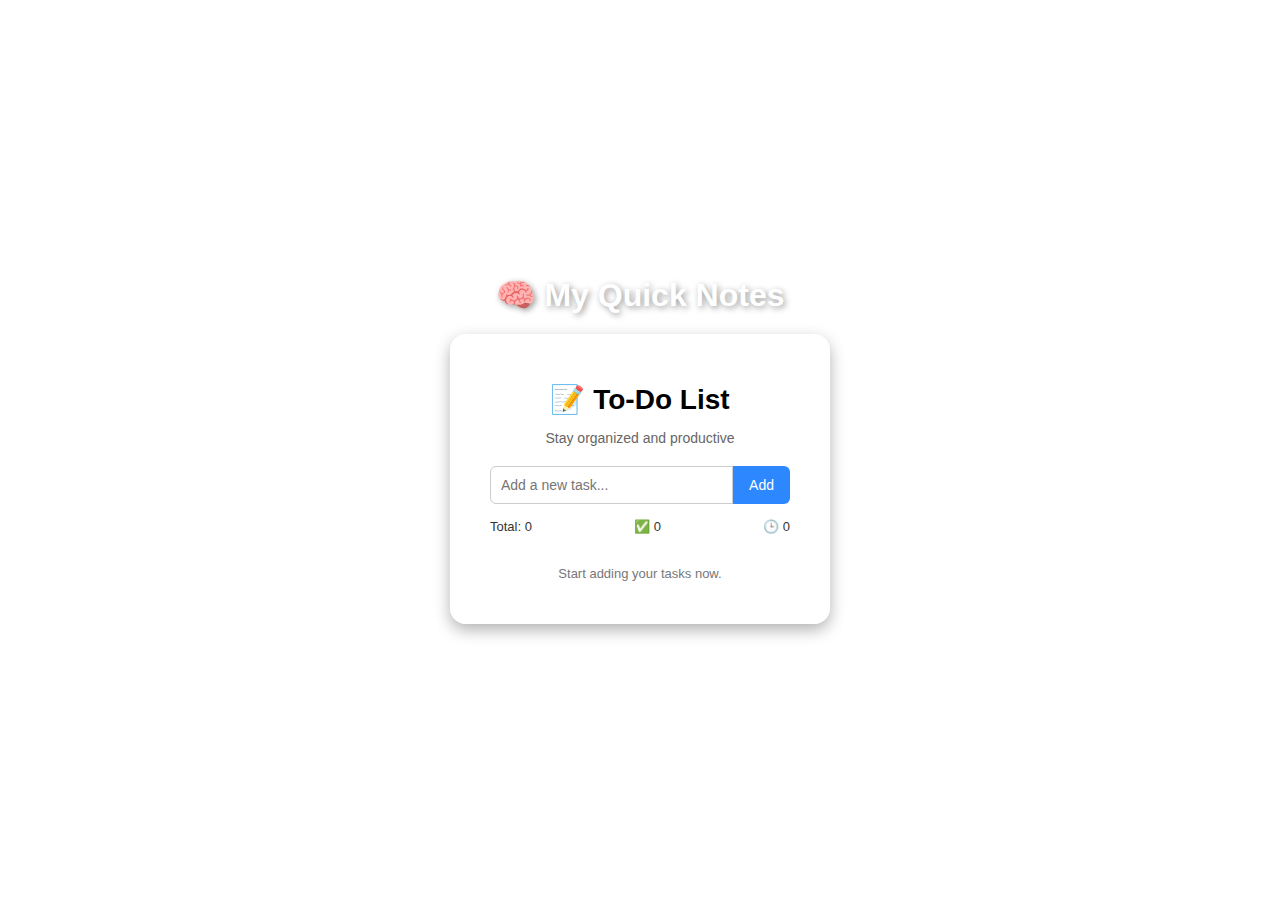
<file: index.html>
<!DOCTYPE html>
<html lang="en">
<head>
  <meta charset="UTF-8">
  <title>To-Do List</title>
  <link rel="stylesheet" href="style.css">
</head>
<body>

  <!-- Page Title at the Top -->
  <div class="page-title">🧠 My Quick Notes</div>

  <!-- Main Task Box -->
  <div class="task-box">
    <h1>📝 To-Do List</h1>
    <p class="subtitle">Stay organized and productive</p>

    <div class="input-group">
      <input type="text" id="taskInput" placeholder="Add a new task...">
      <button id="addBtn">Add</button>
    </div>

    <div class="stats">
      <span>Total: <span id="totalCount">0</span></span>
      <span>✅ <span id="completedCount">0</span></span>
      <span>🕒 <span id="pendingCount">0</span></span>
    </div>

    <ul id="taskList"></ul>
    <p class="no-tasks" id="noTasksMsg">Start adding your tasks now.</p>
  </div>

  <script src="script.js"></script>
</body>
</html>
</file>
<file: style.css>
* {
  box-sizing: border-box;
}

body {
  margin: 0;
  font-family: 'Segoe UI', sans-serif;
  background-image: url('https://images.unsplash.com/photo-1584948680908-44b47f7b8b71?ixlib=rb-4.0.3&auto=format&fit=crop&w=1470&q=80');
  background-size: cover;
  background-position: center;
  background-repeat: no-repeat;
  min-height: 100vh;
  display: flex;
  flex-direction: column;
  align-items: center;
  justify-content: center;
}

.page-title {
  font-size: 32px;
  color: white;
  margin-bottom: 20px;
  font-weight: 600;
  text-shadow: 2px 2px 6px rgba(0,0,0,0.4);
}

.task-box {
  background: rgba(255, 255, 255, 0.95);
  padding: 30px 40px;
  border-radius: 16px;
  box-shadow: 0 6px 16px rgba(0, 0, 0, 0.3);
  width: 380px;
  animation: fadeIn 0.5s ease-in-out;
  text-align: center;
}

@keyframes fadeIn {
  from { opacity: 0; transform: scale(0.95); }
  to { opacity: 1; transform: scale(1); }
}

h1 {
  margin-bottom: 5px;
  font-size: 28px;
}

.subtitle {
  font-size: 14px;
  color: #666;
  margin-bottom: 20px;
}

.input-group {
  display: flex;
  margin-bottom: 15px;
}

input[type="text"] {
  flex: 1;
  padding: 10px;
  font-size: 14px;
  border: 1px solid #ccc;
  border-radius: 6px 0 0 6px;
}

button {
  padding: 10px 16px;
  border: none;
  background-color: #2d88ff;
  color: white;
  border-radius: 0 6px 6px 0;
  font-size: 14px;
  cursor: pointer;
}

button:hover {
  background-color: #1866c9;
}

ul {
  list-style: none;
  padding: 0;
  max-height: 250px;
  overflow-y: auto;
  text-align: left;
}

li {
  background: #f2f2f2;
  padding: 10px;
  margin-bottom: 10px;
  border-radius: 6px;
  display: flex;
  justify-content: space-between;
  align-items: center;
}

li.done {
  text-decoration: line-through;
  color: gray;
}

.no-tasks {
  text-align: center;
  color: #777;
  font-size: 13px;
  margin-top: 10px;
}

.stats {
  display: flex;
  justify-content: space-between;
  font-size: 13px;
  color: #333;
  margin-bottom: 10px;
}

.deleteBtn {
  background-color: #ff5c5c;
  border: none;
  color: white;
  padding: 5px 10px;
  border-radius: 4px;
  font-size: 12px;
  cursor: pointer;
}

.deleteBtn:hover {
  background-color: #d42c2c;
}
</file>
